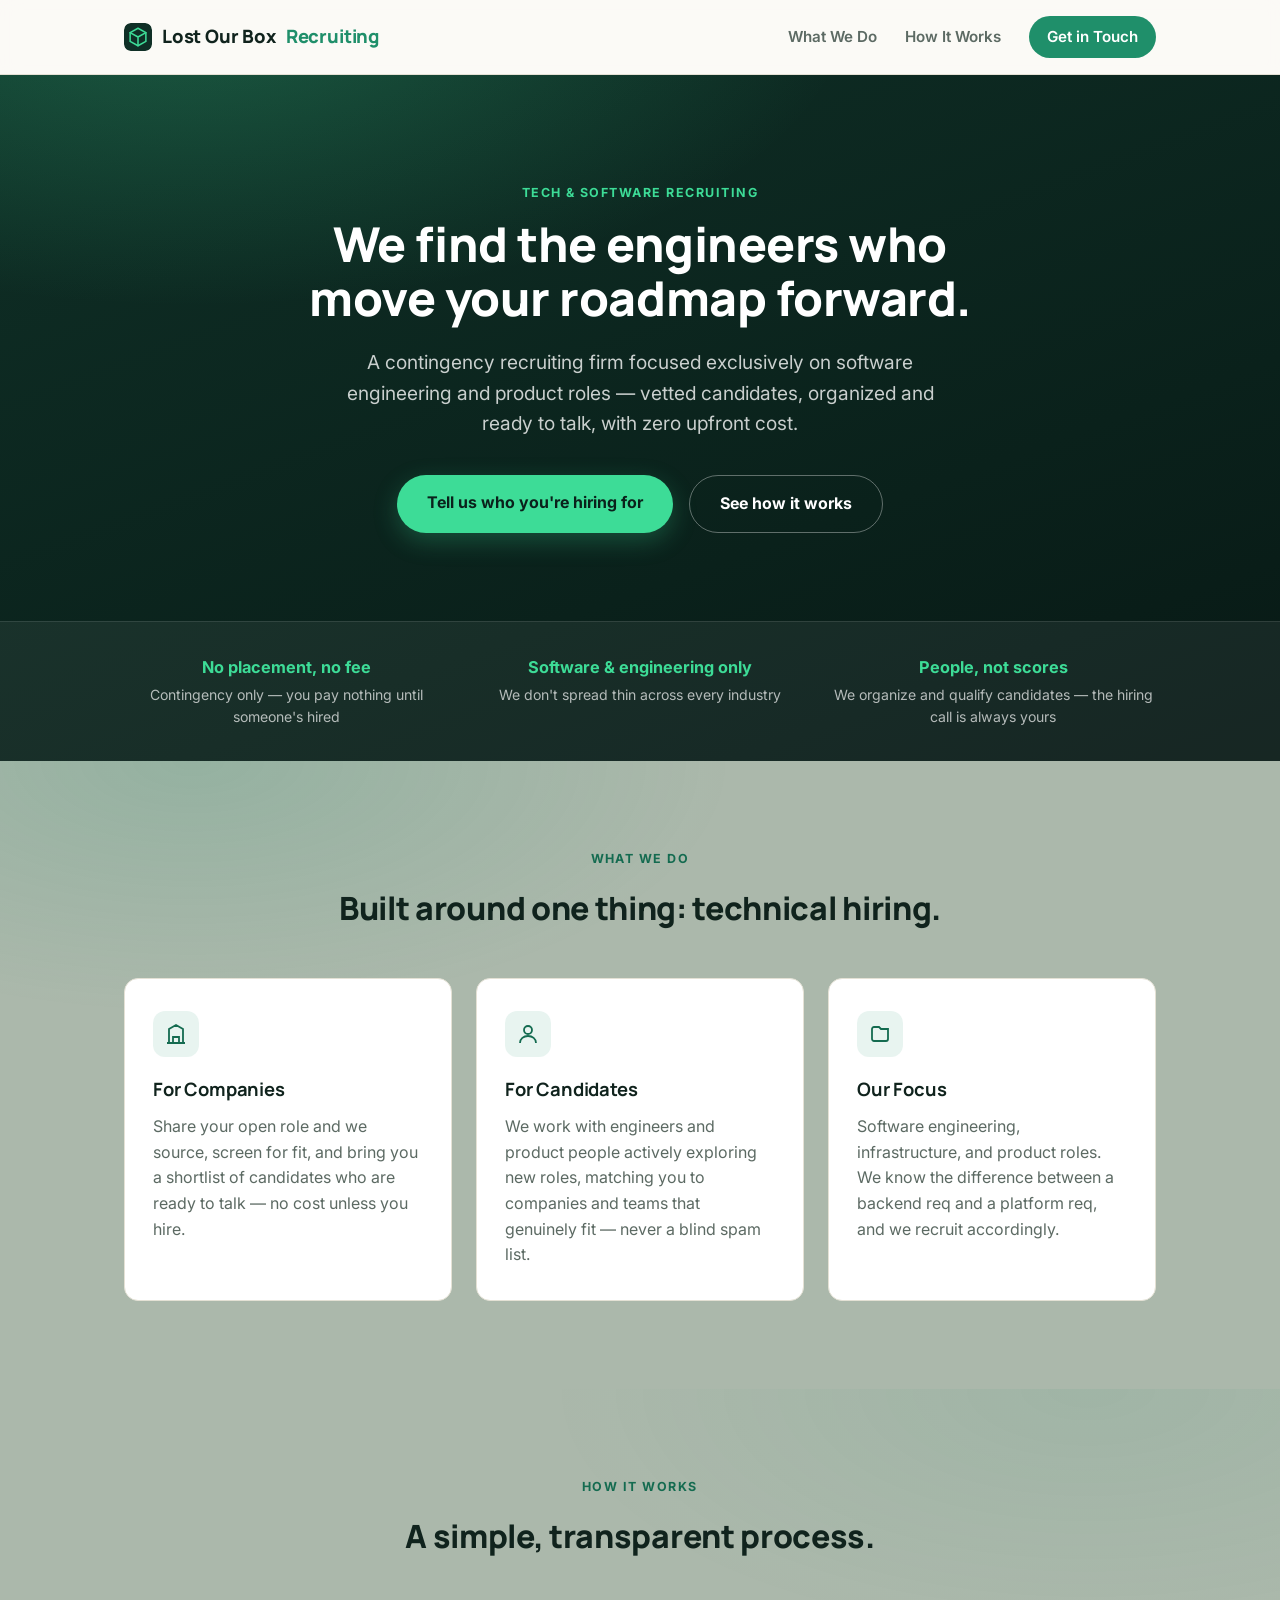
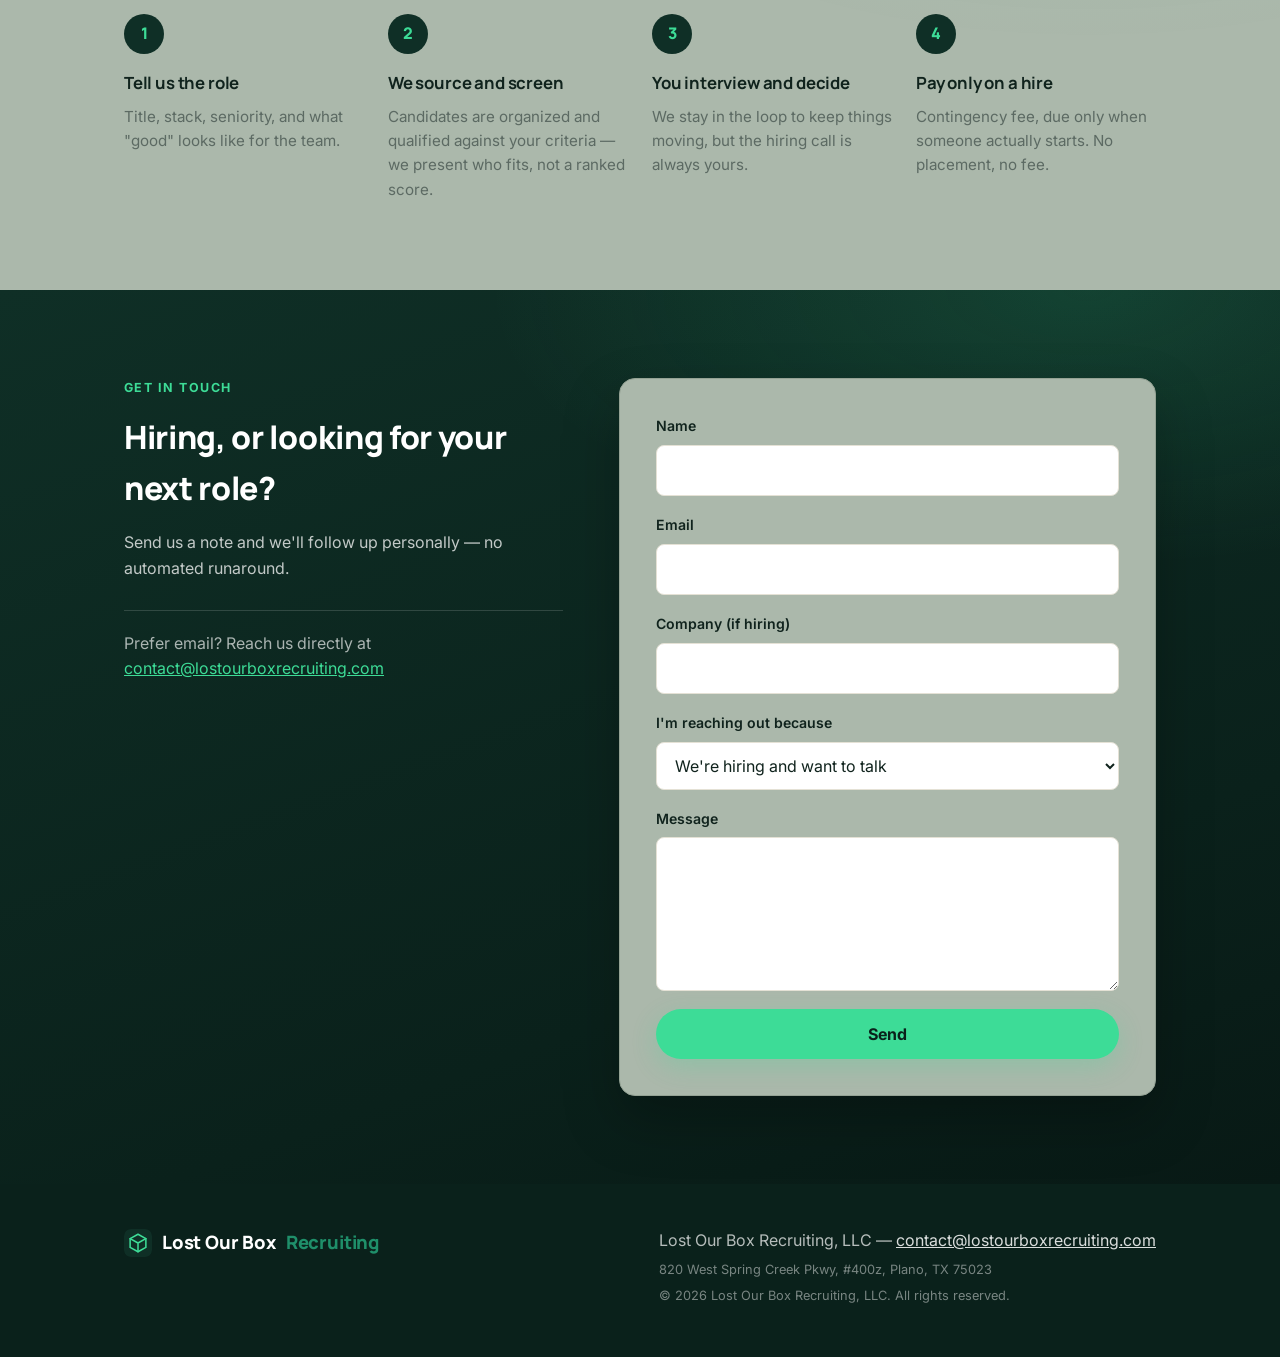
<file: index.html>
<!DOCTYPE html>
<html lang="en">
<head>
<meta charset="UTF-8">
<meta name="viewport" content="width=device-width, initial-scale=1.0">
<title>Lost Our Box Recruiting — Tech &amp; Software Talent</title>
<meta name="description" content="Lost Our Box Recruiting connects growing tech and software companies with vetted engineering and product talent. Contingency-based, no cost unless you hire.">
<link rel="icon" href="favicon.svg" type="image/svg+xml">
<link rel="preconnect" href="https://fonts.googleapis.com">
<link rel="preconnect" href="https://fonts.gstatic.com" crossorigin>
<link href="https://fonts.googleapis.com/css2?family=Manrope:wght@500;700;800&family=Inter:wght@400;500;600&display=swap" rel="stylesheet">
<link rel="stylesheet" href="style.css">
</head>
<body>

<header class="site-header">
  <div class="wrap header-inner">
    <a class="wordmark" href="/">
      <img src="favicon.svg" alt="" class="wordmark-icon">
      Lost Our Box <span>Recruiting</span>
    </a>
    <nav>
      <a href="#what-we-do">What We Do</a>
      <a href="#how-it-works">How It Works</a>
      <a href="#contact" class="nav-cta">Get in Touch</a>
    </nav>
  </div>
</header>

<section class="hero">
  <div class="hero-bg" aria-hidden="true"></div>
  <div class="wrap hero-inner">
    <p class="eyebrow">Tech &amp; Software Recruiting</p>
    <h1>We find the engineers who move your roadmap forward.</h1>
    <p class="lede">A contingency recruiting firm focused exclusively on software engineering
      and product roles — vetted candidates, organized and ready to talk, with zero upfront
      cost.</p>
    <div class="hero-actions">
      <a class="btn btn-primary" href="#contact">Tell us who you're hiring for</a>
      <a class="btn btn-ghost" href="#how-it-works">See how it works</a>
    </div>
  </div>
  <div class="trust-bar">
    <div class="wrap trust-bar-inner">
      <div class="trust-item">
        <strong>No placement, no fee</strong>
        <span>Contingency only — you pay nothing until someone's hired</span>
      </div>
      <div class="trust-item">
        <strong>Software &amp; engineering only</strong>
        <span>We don't spread thin across every industry</span>
      </div>
      <div class="trust-item">
        <strong>People, not scores</strong>
        <span>We organize and qualify candidates — the hiring call is always yours</span>
      </div>
    </div>
  </div>
</section>

<section id="what-we-do" class="section">
  <div class="wrap">
    <p class="eyebrow center">What We Do</p>
    <h2 class="center">Built around one thing: technical hiring.</h2>
    <div class="cards">
      <div class="card">
        <div class="icon-badge">
          <svg viewBox="0 0 24 24" fill="none" stroke="currentColor" stroke-width="1.8"><path d="M3 21h18M5 21V7l7-4 7 4v14M9 21v-6h6v6M9 11h.01M15 11h.01M9 15h.01M15 15h.01"/></svg>
        </div>
        <h3>For Companies</h3>
        <p>Share your open role and we source, screen for fit, and bring you a shortlist of
          candidates who are ready to talk — no cost unless you hire.</p>
      </div>
      <div class="card">
        <div class="icon-badge">
          <svg viewBox="0 0 24 24" fill="none" stroke="currentColor" stroke-width="1.8"><circle cx="12" cy="8" r="4"/><path d="M4 21c0-4.4 3.6-7 8-7s8 2.6 8 7"/></svg>
        </div>
        <h3>For Candidates</h3>
        <p>We work with engineers and product people actively exploring new roles, matching you
          to companies and teams that genuinely fit — never a blind spam list.</p>
      </div>
      <div class="card">
        <div class="icon-badge">
          <svg viewBox="0 0 24 24" fill="none" stroke="currentColor" stroke-width="1.8"><path d="M4 17V7a2 2 0 012-2h5l2 2h7v10a2 2 0 01-2 2H6a2 2 0 01-2-2z"/></svg>
        </div>
        <h3>Our Focus</h3>
        <p>Software engineering, infrastructure, and product roles. We know the difference
          between a backend req and a platform req, and we recruit accordingly.</p>
      </div>
    </div>
  </div>
</section>

<section id="how-it-works" class="section alt">
  <div class="wrap">
    <p class="eyebrow center">How It Works</p>
    <h2 class="center">A simple, transparent process.</h2>
    <div class="steps">
      <div class="step">
        <div class="step-number">1</div>
        <h3>Tell us the role</h3>
        <p>Title, stack, seniority, and what "good" looks like for the team.</p>
      </div>
      <div class="step">
        <div class="step-number">2</div>
        <h3>We source and screen</h3>
        <p>Candidates are organized and qualified against your criteria — we present who
          fits, not a ranked score.</p>
      </div>
      <div class="step">
        <div class="step-number">3</div>
        <h3>You interview and decide</h3>
        <p>We stay in the loop to keep things moving, but the hiring call is always yours.</p>
      </div>
      <div class="step">
        <div class="step-number">4</div>
        <h3>Pay only on a hire</h3>
        <p>Contingency fee, due only when someone actually starts. No placement, no fee.</p>
      </div>
    </div>
  </div>
</section>

<section id="contact" class="section contact-section">
  <div class="wrap">
    <div class="contact-grid">
      <div class="contact-copy">
        <p class="eyebrow">Get in Touch</p>
        <h2>Hiring, or looking for your next role?</h2>
        <p class="lede">Send us a note and we'll follow up personally — no automated
          runaround.</p>
        <p class="contact-direct">
          Prefer email? Reach us directly at
          <a href="mailto:contact@lostourboxrecruiting.com">contact@lostourboxrecruiting.com</a>
        </p>
      </div>

      <!-- GitHub Pages only serves static files, so FormSubmit (no account needed) emails each
           submission to the address in the action URL. The first submission ever sent makes
           FormSubmit email an activation link to that address; click it once and it's live. -->
      <form method="POST" action="https://formsubmit.co/contact@lostourboxrecruiting.com" class="contact-form">
        <input type="hidden" name="_next" value="https://lostourboxrecruiting.com/thank-you.html">
        <input type="hidden" name="_subject" value="New inquiry from lostourboxrecruiting.com">
        <input type="hidden" name="_template" value="table">
        <input type="hidden" name="_captcha" value="false">
        <p class="hidden-field"><label>Don't fill this out if you're human: <input name="_honey" tabindex="-1" autocomplete="off"></label></p>

        <div class="field-row">
          <label for="name">Name</label>
          <input id="name" type="text" name="name" required>
        </div>
        <div class="field-row">
          <label for="email">Email</label>
          <input id="email" type="email" name="email" required>
        </div>
        <div class="field-row">
          <label for="company">Company (if hiring)</label>
          <input id="company" type="text" name="company">
        </div>
        <div class="field-row">
          <label for="reason">I'm reaching out because</label>
          <select id="reason" name="reason">
            <option>We're hiring and want to talk</option>
            <option>I'm a candidate looking for roles</option>
            <option>Something else</option>
          </select>
        </div>
        <div class="field-row">
          <label for="message">Message</label>
          <textarea id="message" name="message" rows="5" required></textarea>
        </div>
        <button class="btn btn-primary btn-block" type="submit">Send</button>
      </form>
    </div>
  </div>
</section>

<footer class="site-footer">
  <div class="wrap footer-inner">
    <a class="wordmark footer-wordmark" href="/">
      <img src="favicon.svg" alt="" class="wordmark-icon">
      Lost Our Box <span>Recruiting</span>
    </a>
    <div class="footer-meta">
      <p>Lost Our Box Recruiting, LLC &mdash; <a href="mailto:contact@lostourboxrecruiting.com">contact@lostourboxrecruiting.com</a></p>
      <p class="fine-print">820 West Spring Creek Pkwy, #400z, Plano, TX 75023</p>
      <p class="fine-print">&copy; <span id="year"></span> Lost Our Box Recruiting, LLC. All rights reserved.</p>
    </div>
  </div>
</footer>

<script>document.getElementById('year').textContent = new Date().getFullYear();</script>
</body>
</html>
</file>
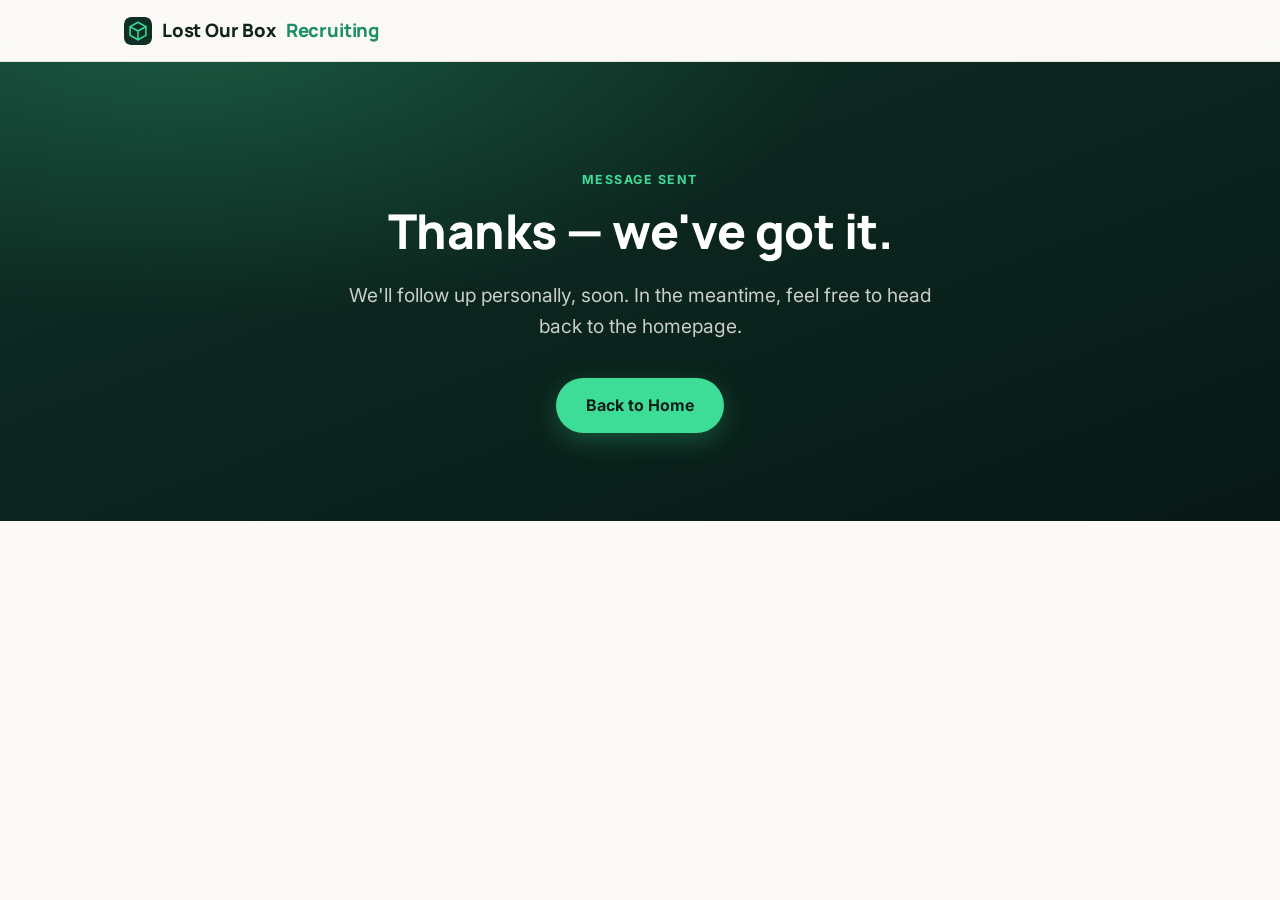
<file: thank-you.html>
<!DOCTYPE html>
<html lang="en">
<head>
<meta charset="UTF-8">
<meta name="viewport" content="width=device-width, initial-scale=1.0">
<title>Thanks — Lost Our Box Recruiting</title>
<link rel="icon" href="favicon.svg" type="image/svg+xml">
<link rel="preconnect" href="https://fonts.googleapis.com">
<link rel="preconnect" href="https://fonts.gstatic.com" crossorigin>
<link href="https://fonts.googleapis.com/css2?family=Manrope:wght@500;700;800&family=Inter:wght@400;500;600&display=swap" rel="stylesheet">
<link rel="stylesheet" href="style.css">
</head>
<body>
<header class="site-header">
  <div class="wrap header-inner">
    <a class="wordmark" href="/">
      <img src="favicon.svg" alt="" class="wordmark-icon">
      Lost Our Box <span>Recruiting</span>
    </a>
  </div>
</header>
<section class="hero">
  <div class="hero-bg" aria-hidden="true"></div>
  <div class="wrap hero-inner">
    <p class="eyebrow">Message Sent</p>
    <h1>Thanks — we've got it.</h1>
    <p class="lede">We'll follow up personally, soon. In the meantime, feel free to head back
      to the homepage.</p>
    <div class="hero-actions">
      <a class="btn btn-primary" href="/">Back to Home</a>
    </div>
  </div>
</section>
</body>
</html>
</file>
<file: style.css>
:root {
  --ink: #10231d;
  --paper: #fbfaf6;
  --paper-alt: #f1efe6;
  --mint: #e6f4ec;
  --mint-border: #c9e6d6;
  --mist: #e3f3ea;
  --accent: #1f8f6a;
  --accent-dark: #146b50;
  --accent-bright: #3ddc97;
  --navy: #0f2f26;
  --navy-deep: #0a211b;
  --muted: #5c6a63;
  --card: #ffffff;
  --border: #e4e1d5;
}

* { box-sizing: border-box; }

html { scroll-behavior: smooth; }

body {
  margin: 0;
  font-family: 'Inter', -apple-system, BlinkMacSystemFont, "Segoe UI", Roboto, Helvetica, Arial, sans-serif;
  color: var(--ink);
  background: var(--paper);
  line-height: 1.6;
  -webkit-font-smoothing: antialiased;
}

h1, h2, h3, .wordmark {
  font-family: 'Manrope', 'Inter', sans-serif;
  letter-spacing: -0.01em;
}

.wrap {
  max-width: 1080px;
  margin: 0 auto;
  padding: 0 24px;
}

a { color: var(--accent-dark); }

.eyebrow {
  text-transform: uppercase;
  letter-spacing: 0.12em;
  font-size: 0.78rem;
  font-weight: 700;
  color: var(--accent-bright);
  margin: 0 0 14px;
}

.eyebrow.center { text-align: center; color: var(--accent-dark); }

.center { text-align: center; }

/* Header */

.site-header {
  position: sticky;
  top: 0;
  z-index: 20;
  background: rgba(251, 250, 246, 0.85);
  backdrop-filter: blur(10px);
  border-bottom: 1px solid var(--border);
}

.header-inner {
  display: flex;
  align-items: center;
  justify-content: space-between;
  padding-top: 16px;
  padding-bottom: 16px;
}

.wordmark {
  display: flex;
  align-items: center;
  gap: 10px;
  font-weight: 800;
  font-size: 1.15rem;
  text-decoration: none;
  color: var(--ink);
}

.wordmark-icon { width: 28px; height: 28px; border-radius: 7px; }

.wordmark span { color: var(--accent); }

.site-header nav {
  display: flex;
  align-items: center;
  gap: 28px;
}

.site-header nav a {
  text-decoration: none;
  color: var(--muted);
  font-weight: 600;
  font-size: 0.95rem;
}

.site-header nav a:hover { color: var(--ink); }

.nav-cta {
  background: var(--accent);
  color: #fff !important;
  padding: 9px 18px;
  border-radius: 100px;
}

.nav-cta:hover { background: var(--accent-dark); }

/* Hero */

.hero {
  position: relative;
  color: #fff;
  overflow: hidden;
}

.hero-bg {
  position: absolute;
  inset: 0;
  background:
    radial-gradient(1100px 500px at 15% -10%, rgba(61, 220, 151, 0.25), transparent 60%),
    linear-gradient(160deg, var(--navy) 0%, var(--navy-deep) 65%, #081915 100%);
  z-index: -1;
}

.hero-inner {
  padding: 108px 24px 88px;
  max-width: 760px;
  margin: 0 auto;
  text-align: center;
}

.hero .eyebrow { text-align: center; }

.hero h1 {
  font-size: 3rem;
  line-height: 1.12;
  font-weight: 800;
  margin: 0 0 22px;
  color: #fff;
}

.hero .lede {
  font-size: 1.2rem;
  color: rgba(255, 255, 255, 0.78);
  max-width: 600px;
  margin: 0 auto 36px;
}

.hero-actions {
  display: flex;
  gap: 16px;
  justify-content: center;
  flex-wrap: wrap;
}

.btn {
  display: inline-block;
  text-decoration: none;
  font-weight: 700;
  padding: 15px 30px;
  border-radius: 100px;
  border: none;
  font-size: 1rem;
  cursor: pointer;
  font-family: inherit;
  transition: transform 0.15s ease, box-shadow 0.15s ease, background 0.15s ease;
}

.btn-primary {
  background: var(--accent-bright);
  color: var(--navy-deep);
  box-shadow: 0 8px 24px rgba(61, 220, 151, 0.25);
}

.btn-primary:hover { transform: translateY(-1px); box-shadow: 0 10px 28px rgba(61, 220, 151, 0.35); }

.btn-ghost {
  background: transparent;
  color: #fff;
  border: 1.5px solid rgba(255, 255, 255, 0.35);
}

.btn-ghost:hover { border-color: rgba(255, 255, 255, 0.7); }

.btn-block { width: 100%; text-align: center; }

/* Trust bar */

.trust-bar {
  position: relative;
  background: rgba(255, 255, 255, 0.06);
  border-top: 1px solid rgba(255, 255, 255, 0.1);
}

.trust-bar-inner {
  display: grid;
  grid-template-columns: repeat(3, 1fr);
  gap: 28px;
  padding: 32px 24px;
}

.trust-item {
  display: flex;
  flex-direction: column;
  gap: 4px;
  text-align: center;
}

.trust-item strong {
  color: var(--accent-bright);
  font-size: 1.02rem;
}

.trust-item span {
  color: rgba(255, 255, 255, 0.68);
  font-size: 0.88rem;
}

/* Sections */

.section {
  padding: 88px 0;
  position: relative;
}

.section.alt {
  background:
    radial-gradient(900px 420px at 85% 0%, rgba(31, 143, 106, 0.08), transparent 60%),
    #abb8ab;
}

.section h2 {
  font-size: 2rem;
  font-weight: 800;
  margin: 0 0 44px;
  max-width: 620px;
}

.section h2.center { margin-left: auto; margin-right: auto; }

#what-we-do {
  background: radial-gradient(900px 420px at 15% 0%, rgba(31, 143, 106, 0.16), transparent 60%), #abb8ab;
}

/* Cards */

.cards {
  display: grid;
  grid-template-columns: repeat(3, 1fr);
  gap: 24px;
}

.card {
  background: var(--card);
  border: 1px solid var(--border);
  border-radius: 14px;
  padding: 32px 28px;
  transition: transform 0.18s ease, box-shadow 0.18s ease;
}

.card:hover {
  transform: translateY(-4px);
  box-shadow: 0 16px 32px rgba(16, 35, 29, 0.08);
}

.icon-badge {
  width: 46px;
  height: 46px;
  border-radius: 12px;
  background: rgba(31, 143, 106, 0.1);
  color: var(--accent-dark);
  display: flex;
  align-items: center;
  justify-content: center;
  margin-bottom: 18px;
}

.icon-badge svg { width: 24px; height: 24px; }

.card h3 {
  margin: 0 0 10px;
  font-size: 1.15rem;
  color: var(--ink);
}

.card p { color: var(--muted); margin: 0; }

/* Steps */

.steps {
  display: grid;
  grid-template-columns: repeat(4, 1fr);
  gap: 24px;
}

.step {
  position: relative;
  padding-top: 8px;
}

.step-number {
  width: 40px;
  height: 40px;
  border-radius: 50%;
  background: var(--navy);
  color: var(--accent-bright);
  font-family: 'Manrope', sans-serif;
  font-weight: 800;
  display: flex;
  align-items: center;
  justify-content: center;
  margin-bottom: 16px;
}

.step h3 {
  margin: 0 0 8px;
  font-size: 1.05rem;
  color: var(--ink);
}

.step p { color: var(--muted); margin: 0; font-size: 0.95rem; }

/* Contact */

.contact-section {
  background:
    radial-gradient(1000px 460px at 85% 0%, rgba(61, 220, 151, 0.14), transparent 60%),
    linear-gradient(160deg, var(--navy) 0%, var(--navy-deep) 70%, #081915 100%);
  color: #fff;
}

.contact-section .eyebrow { color: var(--accent-bright); }

.contact-section h2 { color: #fff; }

.contact-section .lede { color: rgba(255, 255, 255, 0.75); }

.contact-grid {
  display: grid;
  grid-template-columns: 0.9fr 1.1fr;
  gap: 56px;
  align-items: start;
}

.contact-copy h2 { margin-bottom: 16px; }

.contact-direct {
  margin-top: 28px;
  padding-top: 20px;
  border-top: 1px solid rgba(255, 255, 255, 0.15);
  color: rgba(255, 255, 255, 0.65);
}

.contact-direct a { color: var(--accent-bright); }

.contact-form {
  background: #abb8ab;
  border: 1px solid #94a294;
  border-radius: 16px;
  padding: 36px;
  box-shadow: 0 24px 56px rgba(0, 0, 0, 0.25);
}

.hidden-field { display: none; }

.field-row {
  margin-bottom: 18px;
  display: flex;
  flex-direction: column;
}

.field-row label {
  font-weight: 600;
  font-size: 0.88rem;
  margin-bottom: 7px;
  color: var(--ink);
}

.field-row input,
.field-row select,
.field-row textarea {
  font: inherit;
  padding: 12px 14px;
  border: 1.5px solid var(--border);
  border-radius: 8px;
  background: #fff;
  color: var(--ink);
  transition: border-color 0.15s ease;
}

.field-row input:focus,
.field-row select:focus,
.field-row textarea:focus {
  outline: none;
  border-color: var(--accent);
}

/* Footer */

.site-footer {
  background: var(--navy-deep);
  color: rgba(255, 255, 255, 0.7);
  padding: 44px 0;
}

.footer-inner {
  display: flex;
  justify-content: space-between;
  align-items: flex-start;
  flex-wrap: wrap;
  gap: 24px;
}

.footer-wordmark { color: #fff; }

.footer-meta p { margin: 0 0 6px; }
.footer-meta a { color: rgba(255, 255, 255, 0.85); }

.fine-print {
  font-size: 0.8rem;
  color: rgba(255, 255, 255, 0.45);
}

@media (max-width: 860px) {
  .cards { grid-template-columns: 1fr; }
  .steps { grid-template-columns: repeat(2, 1fr); }
  .trust-bar-inner { grid-template-columns: 1fr; }
  .contact-grid { grid-template-columns: 1fr; }
  .hero h1 { font-size: 2.3rem; }
  .site-header nav { gap: 16px; }
  .site-header nav a:not(.nav-cta) { display: none; }
}

@media (max-width: 520px) {
  .steps { grid-template-columns: 1fr; }
  .hero-inner { padding: 84px 20px 64px; }
  .section { padding: 64px 0; }
}
</file>
